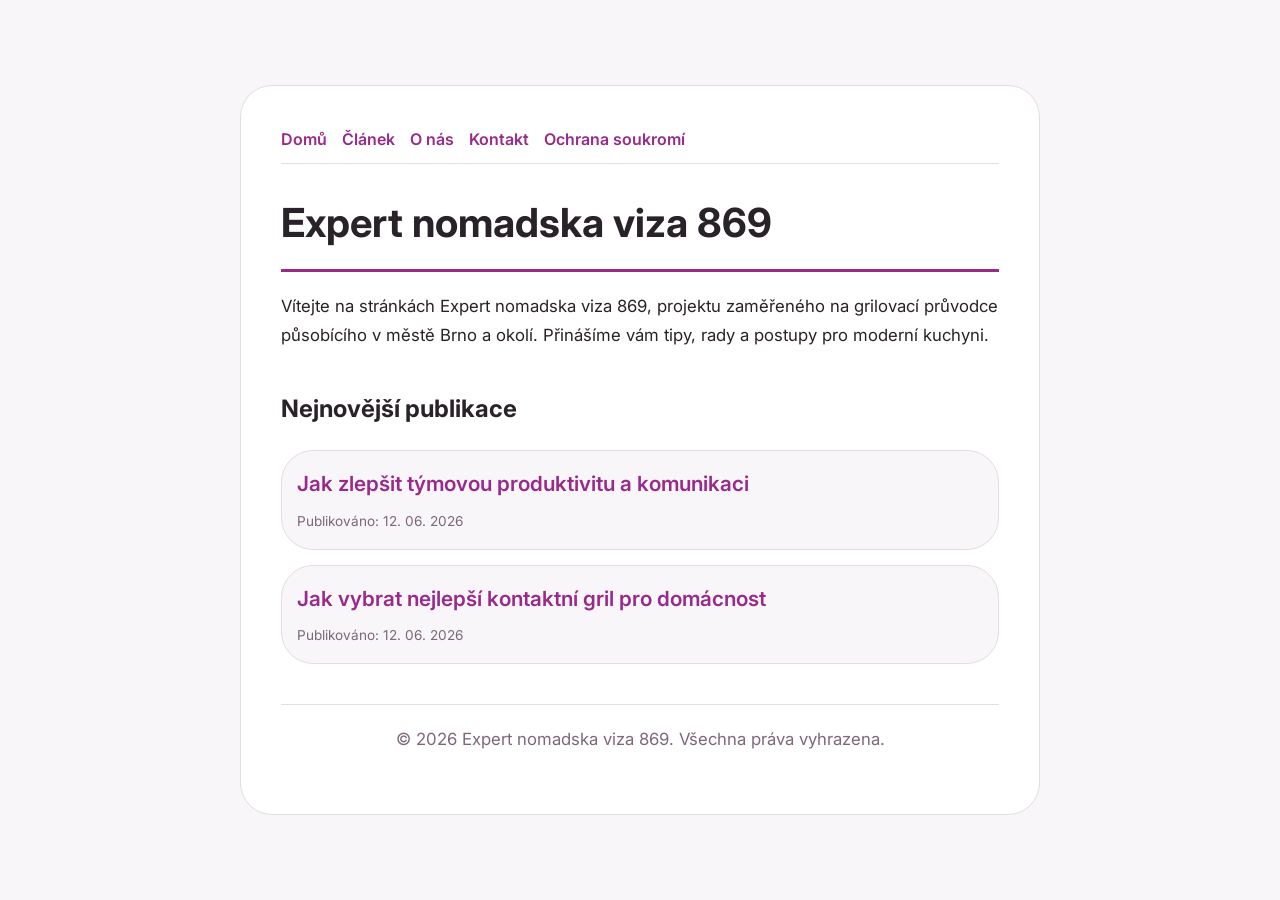
<file: index.html>
<!DOCTYPE html>
<html lang="cs">
<head>
    <meta charset="UTF-8">
    <meta name="viewport" content="width=device-width, initial-scale=1.0">
    <title>Expert nomadska viza 869 | Grilovací průvodce - Brno</title>
    <meta name="description" content="Vítejte na stránkách Expert nomadska viza 869, projektu zaměřeného na grilovací průvodce působícího v městě Brno a okolí. Přinášíme vám tipy, rady a postupy pro moderní kuchyni.">
    <meta name="geo.region" content="CZ" />
    <meta name="geo.placename" content="Brno" />
    <meta name="geo.position" content="49.1951;16.6068" />
    <meta name="ICBM" content="49.1951, 16.6068" />
    <link rel="stylesheet" href="style.css">
    <script type="application/ld+json">
{
  "@context": "https://schema.org",
  "@type": "LocalBusiness",
  "name": "Expert nomadska viza 869",
  "url": "https://expert-nomadska-viza-869.github.io",
  "telephone": "+420 541 555 456",
  "address": {
    "@type": "PostalAddress",
    "addressLocality": "Brno",
    "addressRegion": "Jihomoravský",
    "postalCode": "602 00",
    "addressCountry": "CZ"
  },
  "geo": {
    "@type": "GeoCoordinates",
    "latitude": 49.1951,
    "longitude": 16.6068
  }
}
</script>
</head>
<body>
    
        <div class="container" style="max-width: 800px;">
            <nav style="display: flex; gap: 15px; margin-bottom: 25px; border-bottom: 1px solid var(--border-color); padding-bottom: 10px; overflow-x: auto; flex-wrap: wrap;">
            <a href="index.html">Domů</a>
            <a href="jak-zlepsit-tymovou-produktivitu-a-komunikaci.html">Článek</a>
            <a href="about.html">O nás</a>
            <a href="contact.html">Kontakt</a>
            <a href="privacy.html">Ochrana soukromí</a>
        </nav>
            <h1>Expert nomadska viza 869</h1>
            <p>Vítejte na stránkách Expert nomadska viza 869, projektu zaměřeného na grilovací průvodce působícího v městě Brno a okolí. Přinášíme vám tipy, rady a postupy pro moderní kuchyni.</p>
            <h2 style="margin-top: 40px;">Nejnovější publikace</h2>
            <ul style="list-style-type: none; padding-left: 0;">
                <li style="background: var(--bg-color); padding: 15px; border-radius: var(--border-radius); border: 1px solid var(--border-color); margin-bottom: 15px;">
                <h3 style="margin-bottom: 5px; font-size: 1.3rem;"><a href="jak-zlepsit-tymovou-produktivitu-a-komunikaci.html">Jak zlepšit týmovou produktivitu a komunikaci</a></h3>
                <span style="font-size:0.85rem; color: var(--muted-text)">Publikováno: 12. 06. 2026</span>
            </li>
<li style="background: var(--bg-color); padding: 15px; border-radius: var(--border-radius); border: 1px solid var(--border-color); margin-bottom: 15px;">
                <h3 style="margin-bottom: 5px; font-size: 1.3rem;"><a href="jak-vybrat-nejlepsi-kontaktni-gril-pro-domacnost.html">Jak vybrat nejlepší kontaktní gril pro domácnost</a></h3>
                <span style="font-size:0.85rem; color: var(--muted-text)">Publikováno: 12. 06. 2026</span>
            </li>

            </ul>
            <footer>
                <p>&copy; 2026 Expert nomadska viza 869. Všechna práva vyhrazena.</p>
            </footer>
        </div>
        
</body>
</html>
</file>
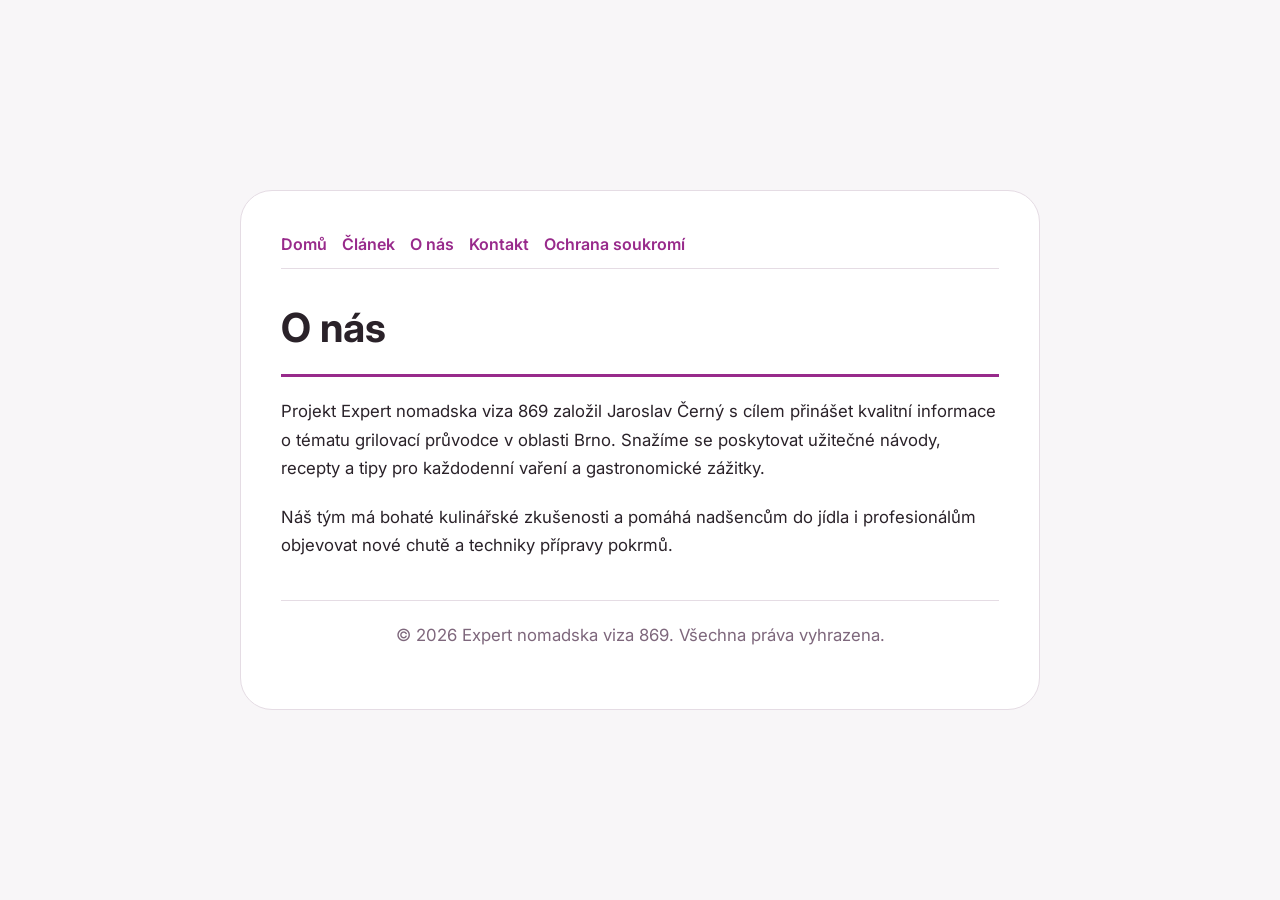
<file: about.html>
<!DOCTYPE html>
<html lang="cs">
<head>
    <meta charset="UTF-8">
    <meta name="viewport" content="width=device-width, initial-scale=1.0">
    <title>O nás | Expert nomadska viza 869</title>
    <meta name="description" content="Projekt Expert nomadska viza 869 založil Jaroslav Černý s cílem přinášet kvalitní informace o tématu grilovací průvodce v oblasti Brno. Snažíme se poskytovat užitečné návody, recepty a tipy pro každodenní vaření a gastronomické zážitky.">
    <meta name="geo.region" content="CZ" />
    <meta name="geo.placename" content="Brno" />
    <meta name="geo.position" content="49.1951;16.6068" />
    <meta name="ICBM" content="49.1951, 16.6068" />
    <link rel="stylesheet" href="style.css">
</head>
<body>
    
        <div class="container" style="max-width: 800px;">
            <nav style="display: flex; gap: 15px; margin-bottom: 25px; border-bottom: 1px solid var(--border-color); padding-bottom: 10px; overflow-x: auto; flex-wrap: wrap;">
            <a href="index.html">Domů</a>
            <a href="jak-zlepsit-tymovou-produktivitu-a-komunikaci.html">Článek</a>
            <a href="about.html">O nás</a>
            <a href="contact.html">Kontakt</a>
            <a href="privacy.html">Ochrana soukromí</a>
        </nav>
            <h1>O nás</h1>
            <p>Projekt Expert nomadska viza 869 založil Jaroslav Černý s cílem přinášet kvalitní informace o tématu grilovací průvodce v oblasti Brno. Snažíme se poskytovat užitečné návody, recepty a tipy pro každodenní vaření a gastronomické zážitky.</p>
            <p>Náš tým má bohaté kulinářské zkušenosti a pomáhá nadšencům do jídla i profesionálům objevovat nové chutě a techniky přípravy pokrmů.</p>
            <footer>
                <p>&copy; 2026 Expert nomadska viza 869. Všechna práva vyhrazena.</p>
            </footer>
        </div>
        
</body>
</html>
</file>
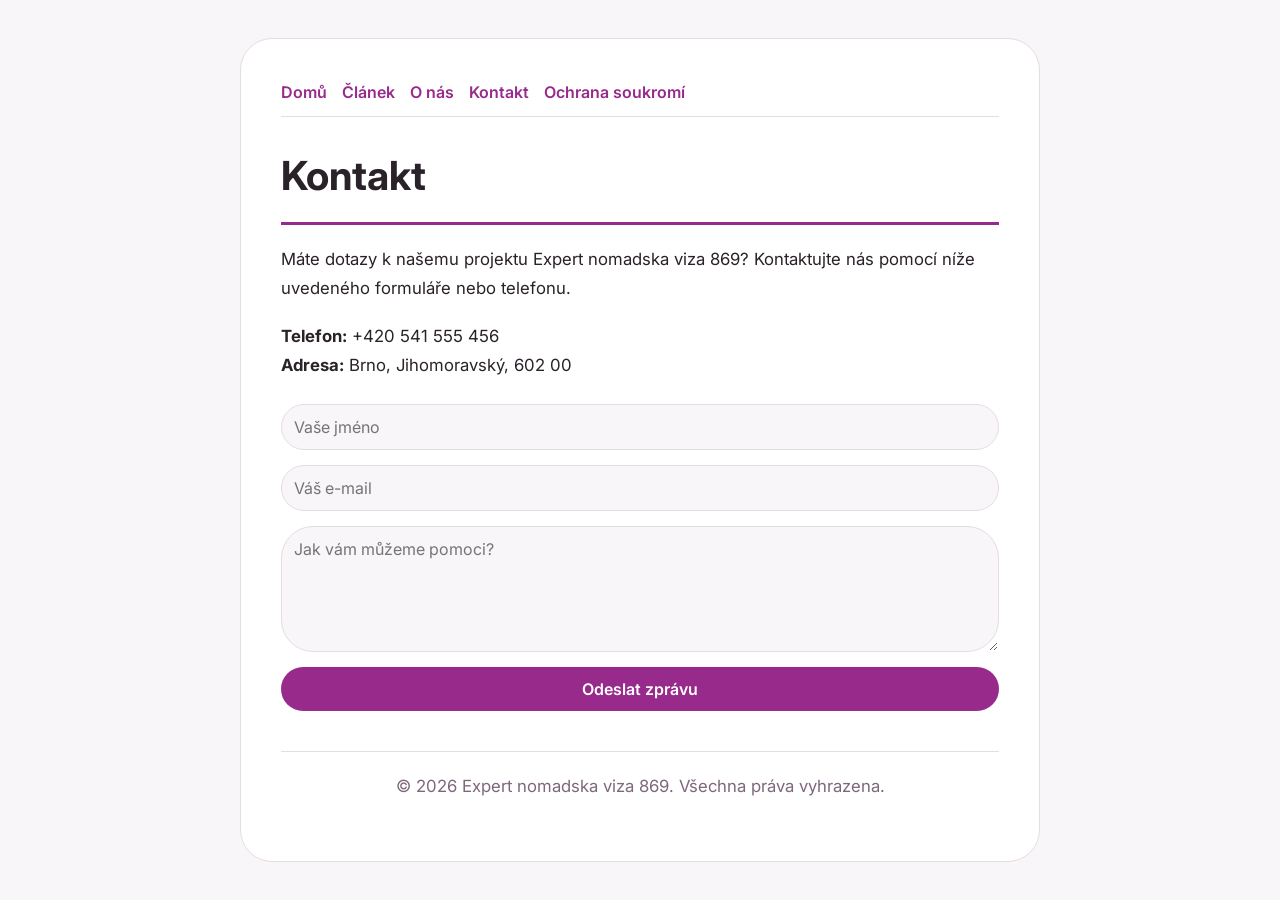
<file: contact.html>
<!DOCTYPE html>
<html lang="cs">
<head>
    <meta charset="UTF-8">
    <meta name="viewport" content="width=device-width, initial-scale=1.0">
    <title>Kontakt | Expert nomadska viza 869</title>
    <meta name="description" content="Máte dotazy k našemu projektu Expert nomadska viza 869? Kontaktujte nás pomocí níže uvedeného formuláře nebo telefonu.">
    <meta name="geo.region" content="CZ" />
    <meta name="geo.placename" content="Brno" />
    <meta name="geo.position" content="49.1951;16.6068" />
    <meta name="ICBM" content="49.1951, 16.6068" />
    <link rel="stylesheet" href="style.css">
</head>
<body>
    
        <div class="container" style="max-width: 800px;">
            <nav style="display: flex; gap: 15px; margin-bottom: 25px; border-bottom: 1px solid var(--border-color); padding-bottom: 10px; overflow-x: auto; flex-wrap: wrap;">
            <a href="index.html">Domů</a>
            <a href="jak-zlepsit-tymovou-produktivitu-a-komunikaci.html">Článek</a>
            <a href="about.html">O nás</a>
            <a href="contact.html">Kontakt</a>
            <a href="privacy.html">Ochrana soukromí</a>
        </nav>
            <h1>Kontakt</h1>
            <p>Máte dotazy k našemu projektu Expert nomadska viza 869? Kontaktujte nás pomocí níže uvedeného formuláře nebo telefonu.</p>
            <p><strong>Telefon:</strong> +420 541 555 456<br><strong>Adresa:</strong> Brno, Jihomoravský, 602 00</p>
            <form action="https://formspree.io/f/placeholder" method="POST">
                <input type="text" name="name" placeholder="Vaše jméno" required>
                <input type="email" name="email" placeholder="Váš e-mail" required>
                <textarea name="message" placeholder="Jak vám můžeme pomoci?" rows="5" required></textarea>
                <button type="submit">Odeslat zprávu</button>
            </form>
            <footer>
                <p>&copy; 2026 Expert nomadska viza 869. Všechna práva vyhrazena.</p>
            </footer>
        </div>
        
</body>
</html>
</file>
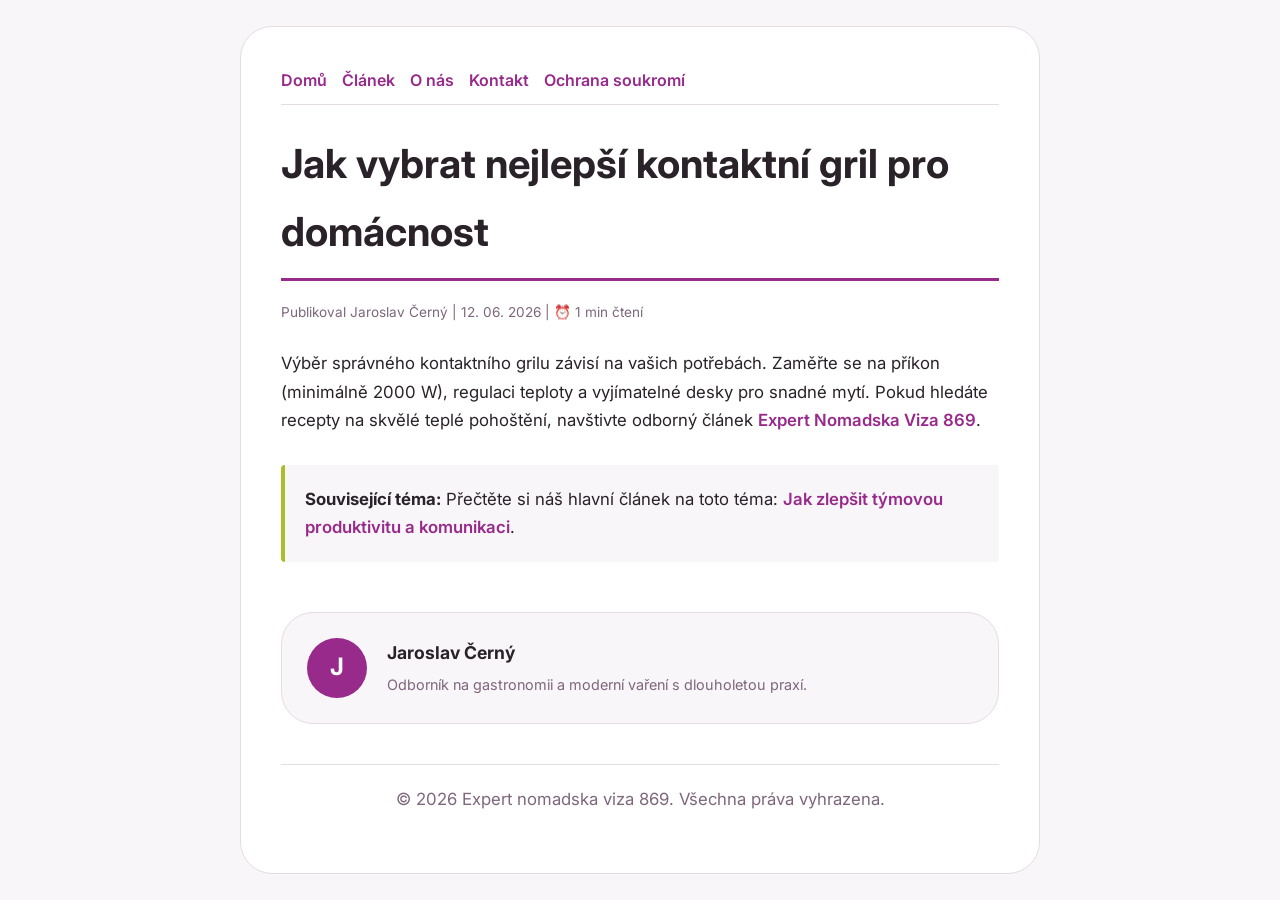
<file: jak-vybrat-nejlepsi-kontaktni-gril-pro-domacnost.html>
<!DOCTYPE html>
<html lang="cs">
<head>
    <meta charset="UTF-8">
    <meta name="viewport" content="width=device-width, initial-scale=1.0">
    <title>Jak vybrat nejlepší kontaktní gril pro domácnost - Expert nomadska viza 869</title>
    <meta name="description" content="Jak vybrat nejlepší kontaktní gril pro domácnost">
    <meta name="geo.region" content="CZ" />
    <meta name="geo.placename" content="Brno" />
    <meta name="geo.position" content="49.1951;16.6068" />
    <meta name="ICBM" content="49.1951, 16.6068" />
    <link rel="stylesheet" href="style.css">
</head>
<body>
    
            <div class="container" style="max-width: 800px;">
                <nav style="display: flex; gap: 15px; margin-bottom: 25px; border-bottom: 1px solid var(--border-color); padding-bottom: 10px; overflow-x: auto; flex-wrap: wrap;">
            <a href="index.html">Domů</a>
            <a href="jak-zlepsit-tymovou-produktivitu-a-komunikaci.html">Článek</a>
            <a href="about.html">O nás</a>
            <a href="contact.html">Kontakt</a>
            <a href="privacy.html">Ochrana soukromí</a>
        </nav>
                <h1>Jak vybrat nejlepší kontaktní gril pro domácnost</h1>
                <div style="font-size:0.85rem; color: var(--muted-text); margin-bottom: 25px;">
                    Publikoval Jaroslav Černý | 12. 06. 2026 | ⏰ 1 min čtení
                </div>
                <article style="margin-top: 20px;">
                    <p>Výběr správného kontaktního grilu závisí na vašich potřebách. Zaměřte se na příkon (minimálně 2000 W), regulaci teploty a vyjímatelné desky pro snadné mytí. Pokud hledáte recepty na skvělé teplé pohoštění, navštivte odborný článek <a href="https://dwnldfullmovie-create.github.io/guru-nomadska-viza-647/efektivni-rizeni-projektu-a-moderni-pracovni-postupy.html">Expert Nomadska Viza 869</a>.</p>
                    <div class="link-resource" style="margin-top: 30px; padding: 20px; border-left: 4px solid var(--accent-color); background: var(--bg-color); border-radius: 4px;"><p style="margin: 0;"><strong>Související téma:</strong> Přečtěte si náš hlavní článek na toto téma: <a href="jak-zlepsit-tymovou-produktivitu-a-komunikaci.html">Jak zlepšit týmovou produktivitu a komunikaci</a>.</p></div>
                </article>
                
            <div class="author-box" style="margin-top: 50px; padding: 25px; background: var(--bg-color); border: 1px solid var(--border-color); border-radius: var(--border-radius); display: flex; gap: 20px; align-items: center;">
                <div style="width: 60px; height: 60px; border-radius: 50%; background: var(--primary-color); display: flex; align-items: center; justify-content: center; color: white; font-weight: bold; font-size: 1.5rem;">J</div>
                <div>
                    <h4 style="margin-bottom: 5px; font-weight: bold; font-size: 1.1rem;">Jaroslav Černý</h4>
                    <p style="margin: 0; font-size: 0.9rem; color: var(--muted-text);">Odborník na gastronomii a moderní vaření s dlouholetou praxí.</p>
                </div>
            </div>
            
                <footer>
                    <p>&copy; 2026 Expert nomadska viza 869. Všechna práva vyhrazena.</p>
                </footer>
            </div>
            
</body>
</html>
</file>
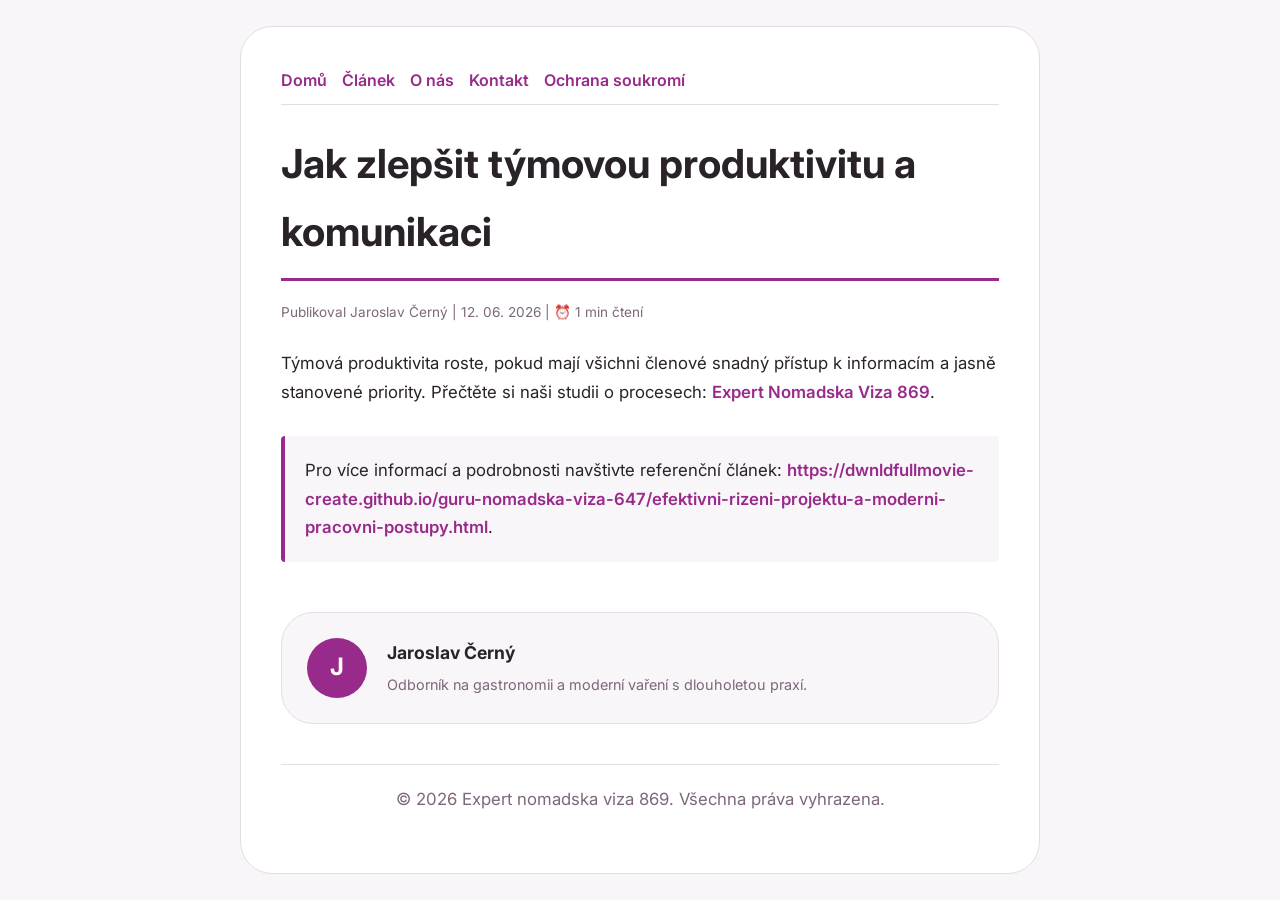
<file: jak-zlepsit-tymovou-produktivitu-a-komunikaci.html>
<!DOCTYPE html>
<html lang="cs">
<head>
    <meta charset="UTF-8">
    <meta name="viewport" content="width=device-width, initial-scale=1.0">
    <title>Jak zlepšit týmovou produktivitu a komunikaci - Expert nomadska viza 869</title>
    <meta name="description" content="Jak zlepšit týmovou produktivitu a komunikaci">
    <meta name="geo.region" content="CZ" />
    <meta name="geo.placename" content="Brno" />
    <meta name="geo.position" content="49.1951;16.6068" />
    <meta name="ICBM" content="49.1951, 16.6068" />
    <link rel="stylesheet" href="style.css">
</head>
<body>
    
            <div class="container" style="max-width: 800px;">
                <nav style="display: flex; gap: 15px; margin-bottom: 25px; border-bottom: 1px solid var(--border-color); padding-bottom: 10px; overflow-x: auto; flex-wrap: wrap;">
            <a href="index.html">Domů</a>
            <a href="jak-zlepsit-tymovou-produktivitu-a-komunikaci.html">Článek</a>
            <a href="about.html">O nás</a>
            <a href="contact.html">Kontakt</a>
            <a href="privacy.html">Ochrana soukromí</a>
        </nav>
                <h1>Jak zlepšit týmovou produktivitu a komunikaci</h1>
                <div style="font-size:0.85rem; color: var(--muted-text); margin-bottom: 25px;">
                    Publikoval Jaroslav Černý | 12. 06. 2026 | ⏰ 1 min čtení
                </div>
                <article style="margin-top: 20px;">
                    <p>Týmová produktivita roste, pokud mají všichni členové snadný přístup k informacím a jasně stanovené priority. Přečtěte si naši studii o procesech: <a href="https://dwnldfullmovie-create.github.io/guru-nomadska-viza-647/efektivni-rizeni-projektu-a-moderni-pracovni-postupy.html">Expert Nomadska Viza 869</a>.</p>
                    <div class="link-resource" style="margin-top: 30px; padding: 20px; border-left: 4px solid var(--primary-color); background: var(--bg-color); border-radius: 4px;"><p style="margin: 0;">Pro více informací a podrobnosti navštivte referenční článek: <strong><a href="https://dwnldfullmovie-create.github.io/guru-nomadska-viza-647/efektivni-rizeni-projektu-a-moderni-pracovni-postupy.html">https://dwnldfullmovie-create.github.io/guru-nomadska-viza-647/efektivni-rizeni-projektu-a-moderni-pracovni-postupy.html</a></strong>.</p></div>
                </article>
                
            <div class="author-box" style="margin-top: 50px; padding: 25px; background: var(--bg-color); border: 1px solid var(--border-color); border-radius: var(--border-radius); display: flex; gap: 20px; align-items: center;">
                <div style="width: 60px; height: 60px; border-radius: 50%; background: var(--primary-color); display: flex; align-items: center; justify-content: center; color: white; font-weight: bold; font-size: 1.5rem;">J</div>
                <div>
                    <h4 style="margin-bottom: 5px; font-weight: bold; font-size: 1.1rem;">Jaroslav Černý</h4>
                    <p style="margin: 0; font-size: 0.9rem; color: var(--muted-text);">Odborník na gastronomii a moderní vaření s dlouholetou praxí.</p>
                </div>
            </div>
            
                <footer>
                    <p>&copy; 2026 Expert nomadska viza 869. Všechna práva vyhrazena.</p>
                </footer>
            </div>
            
</body>
</html>
</file>
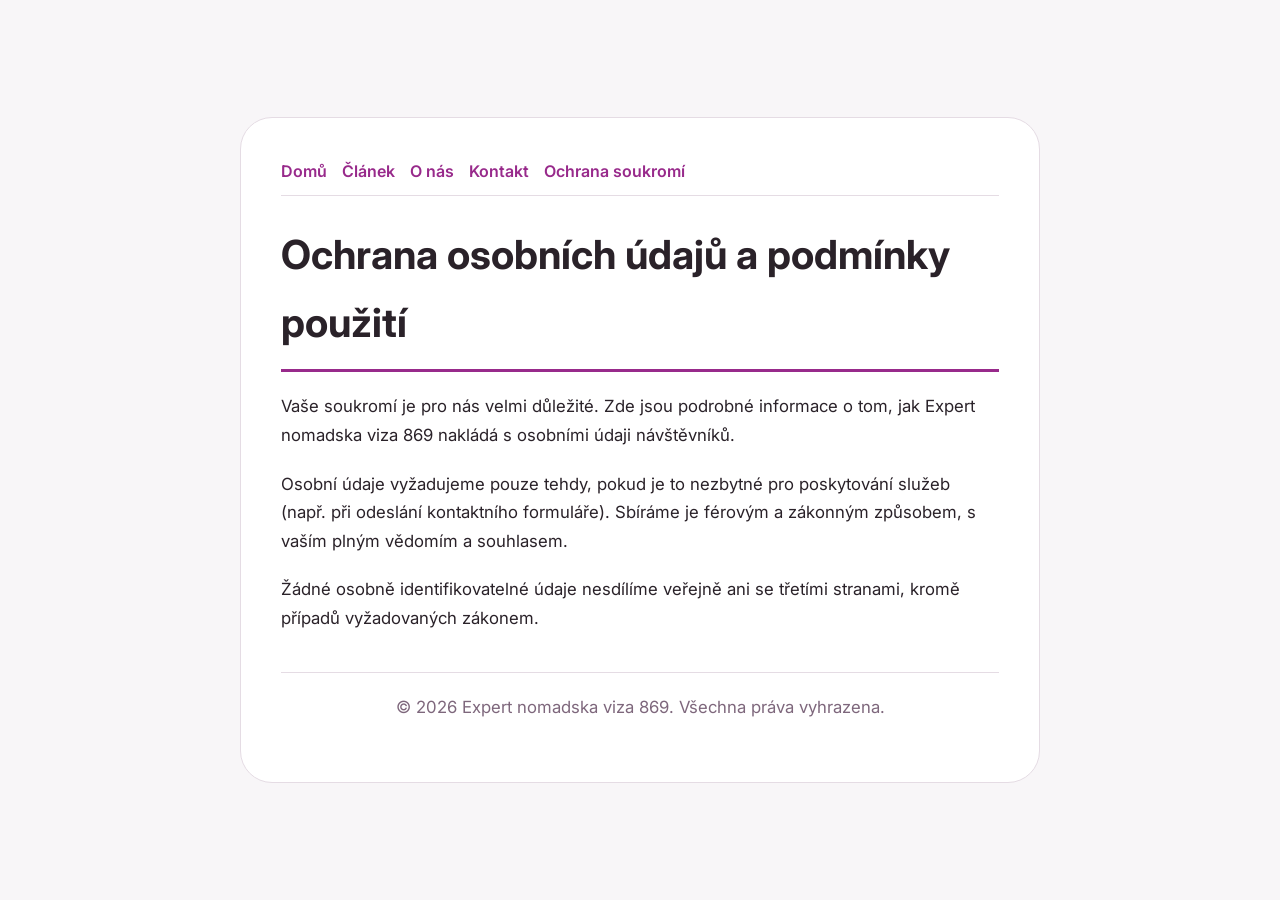
<file: privacy.html>
<!DOCTYPE html>
<html lang="cs">
<head>
    <meta charset="UTF-8">
    <meta name="viewport" content="width=device-width, initial-scale=1.0">
    <title>Ochrana osobních údajů a podmínky použití - Expert nomadska viza 869</title>
    <meta name="description" content="Vaše soukromí je pro nás velmi důležité. Zde jsou podrobné informace o tom, jak Expert nomadska viza 869 nakládá s osobními údaji návštěvníků.">
    <meta name="geo.region" content="CZ" />
    <meta name="geo.placename" content="Brno" />
    <meta name="geo.position" content="49.1951;16.6068" />
    <meta name="ICBM" content="49.1951, 16.6068" />
    <link rel="stylesheet" href="style.css">
</head>
<body>
    
        <div class="container" style="max-width: 800px;">
            <nav style="display: flex; gap: 15px; margin-bottom: 25px; border-bottom: 1px solid var(--border-color); padding-bottom: 10px; overflow-x: auto; flex-wrap: wrap;">
            <a href="index.html">Domů</a>
            <a href="jak-zlepsit-tymovou-produktivitu-a-komunikaci.html">Článek</a>
            <a href="about.html">O nás</a>
            <a href="contact.html">Kontakt</a>
            <a href="privacy.html">Ochrana soukromí</a>
        </nav>
            <h1>Ochrana osobních údajů a podmínky použití</h1>
            <p>Vaše soukromí je pro nás velmi důležité. Zde jsou podrobné informace o tom, jak Expert nomadska viza 869 nakládá s osobními údaji návštěvníků.</p>
            <p>Osobní údaje vyžadujeme pouze tehdy, pokud je to nezbytné pro poskytování služeb (např. při odeslání kontaktního formuláře). Sbíráme je férovým a zákonným způsobem, s vaším plným vědomím a souhlasem.</p>
            <p>Žádné osobně identifikovatelné údaje nesdílíme veřejně ani se třetími stranami, kromě případů vyžadovaných zákonem.</p>
            <footer>
                <p>&copy; 2026 Expert nomadska viza 869. Všechna práva vyhrazena.</p>
            </footer>
        </div>
        
</body>
</html>
</file>
<file: style.css>
@import url('https://fonts.googleapis.com/css2?family=Inter:wght@700&family=Inter:wght@400;600&display=swap');

:root {
    --bg-color: hsl(307, 15%, 97%);
    --card-bg: hsl(307, 15%, 100%);
    --text-color: hsl(307, 10%, 15%);
    --muted-text: hsl(307, 10%, 45%);
    --primary-color: hsl(307, 57%, 38%);
    --accent-color: hsl(67, 65%, 45%);
    --border-color: hsl(307, 15%, 88%);
    --border-radius: 32px;
    --shadow: none;
    --font-headline: 'Inter', sans-serif;
    --font-body: 'Inter', sans-serif;
}

* {
    box-sizing: border-box;
    margin: 0;
    padding: 0;
}

body {
    background-color: var(--bg-color);
    color: var(--text-color);
    font-family: var(--font-body);
    line-height: 1.7;
    padding: 20px;
    display: flex;
    justify-content: center;
    min-height: 100vh;
}

a {
    color: var(--primary-color);
    text-decoration: none;
    font-weight: 600;
    transition: color 0.2s ease;
}

a:hover {
    color: var(--accent-color);
    text-decoration: underline;
}

.container {
    width: 100%;
    max-width: 900px;
    background: var(--card-bg);
    border: 1px solid var(--border-color);
    border-radius: var(--border-radius);
    padding: 40px;
    box-shadow: var(--shadow);
    margin: auto;
}

h1, h2, h3 {
    font-family: var(--font-headline);
    margin-bottom: 20px;
    color: var(--text-color);
}

h1 {
    font-size: 2.5rem;
    border-bottom: 3px solid var(--primary-color);
    padding-bottom: 12px;
}

p {
    margin-bottom: 20px;
    font-size: 1.05rem;
}

ul {
    margin-bottom: 20px;
    padding-left: 20px;
}

li {
    margin-bottom: 8px;
}

form {
    display: flex;
    flex-direction: column;
    gap: 15px;
    margin-top: 25px;
}

input, textarea, button {
    padding: 12px;
    border: 1px solid var(--border-color);
    border-radius: var(--border-radius);
    font-family: var(--font-body);
    font-size: 1rem;
    background: var(--bg-color);
    color: var(--text-color);
}

button {
    background: var(--primary-color);
    color: white;
    font-weight: 600;
    border: none;
    cursor: pointer;
    transition: background 0.2s ease;
}

button:hover {
    background: var(--accent-color);
}

footer {
    margin-top: 40px;
    border-top: 1px solid var(--border-color);
    padding-top: 20px;
    font-size: 0.9rem;
    color: var(--muted-text);
    text-align: center;
}
</file>
